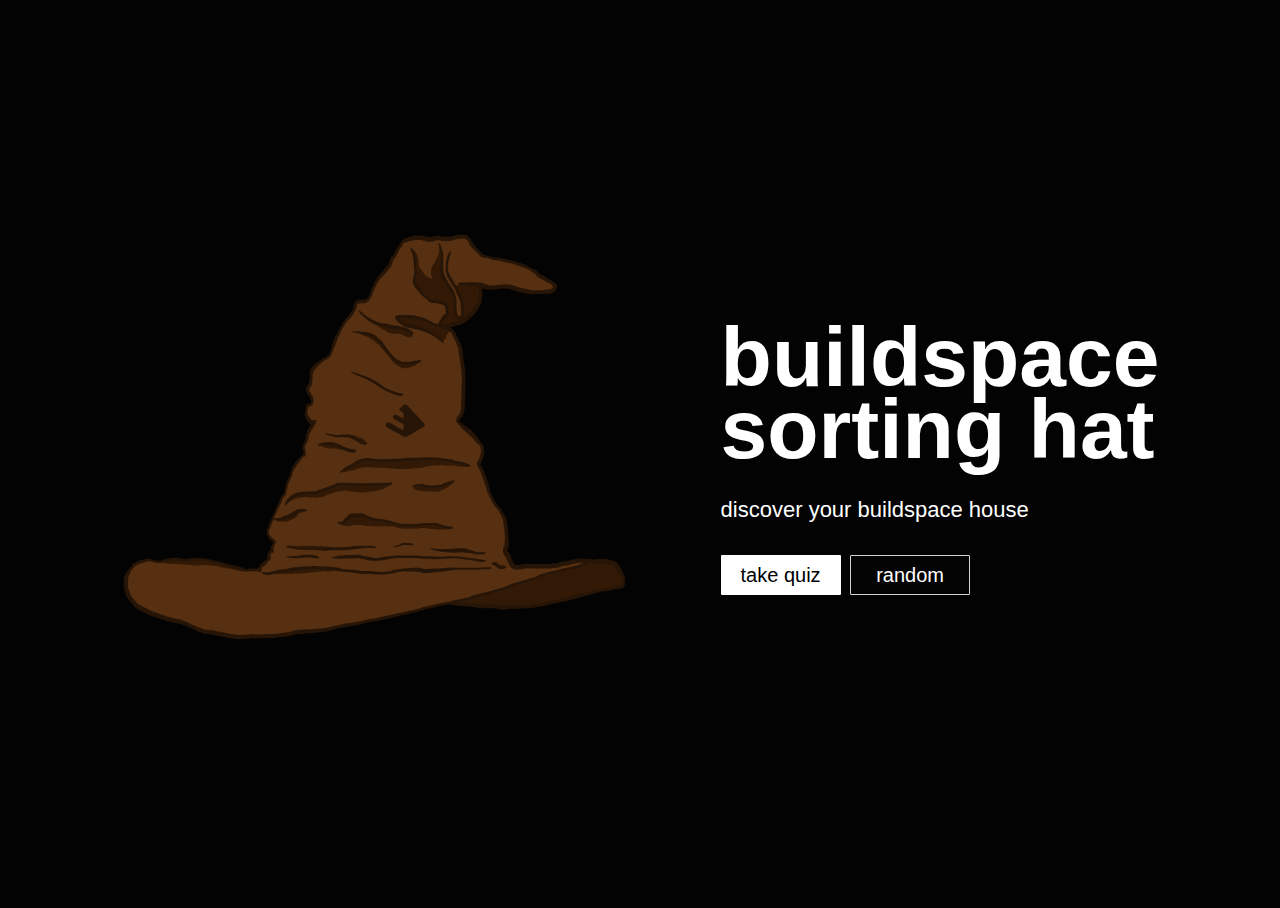
<file: index.html>
<!DOCTYPE html>
<html>

<! -- made with love by adara (twitter @astro_adara) -->

  <head>
    <meta property="og:title" content="buildspace sorting hat">
    <meta property="og:description" content="A Sorting Hat for Buildspace's houses.">
    <meta property="og:image" content="https://buildspacesortinghat.netlify.app/previewimagelarge.png">
    <meta name="twitter:card" content="summary_large_image">
    <meta name="twitter:title" content="buildspace sorting hat">
    <meta name="twitter:description" content="A Sorting Hat for Buildspace's houses.">
    <meta name="twitter:image" content="https://buildspacesortinghat.netlify.app/previewimagelarge.png">
    <meta charset="utf-8">
    <meta name="viewport" content="width=device-width">
    <title>buildspace sorting hat</title>
    <link rel="icon" href="mainicon.PNG" type="image/png">
    <link href="style.css" rel="stylesheet" type="text/css" />
  </head>

  <body>
    <div class="container">

      <div class="sortingHat"><img src="classichat.PNG"></div>

      <div class="text">
        <h1>buildspace<br>sorting hat</h1>
        <h2>discover your <a href="https://buildspace.so/">buildspace</a> house</h2>

        <button onclick="window.location.href = 'quiz.html';" class="start">take quiz</button> <button class="random"
          id="randomButton">random</button>
      </div>

    </div>

    <script>

      let houses = ["gaudmire", "erevald", "alterok", "spectreseek"];
      let house = ""
      const randomButton = document.getElementById('randomButton');

      randomButton.addEventListener("click", function () {

        let randomIndex = Math.floor(Math.random() * 4);
        house = houses[randomIndex];

        if (house === "gaudmire") {
          window.location.href = "gaudmire.html";
        } else if (house === "erevald") {
          window.location.href = "erevald.html";
        } else if (house === "alterok") {
          window.location.href = "alterok.html";
        } else if (house === "spectreseek") {
          window.location.href = "spectreseek.html";
        }
      });

    </script>

  </body>

</html>
</file>
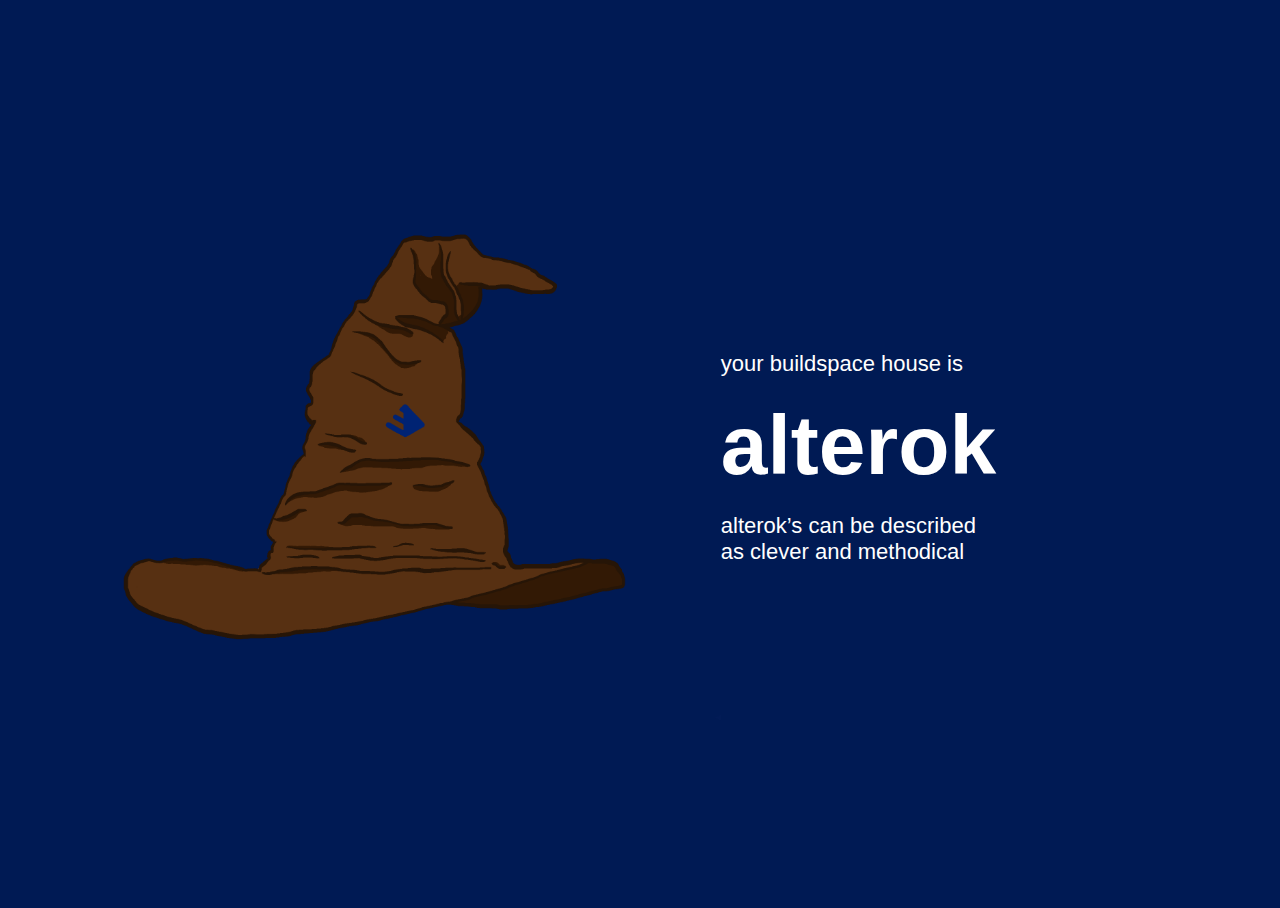
<file: alterok.html>
<!DOCTYPE html>
<html>

<head>
  <meta charset="utf-8">
  <meta name="viewport" content="width=device-width">
  <title>alterok</title>
  <link rel="icon" href="alterokicon.PNG" type="image/png">
  <link href="alterok.css" rel="stylesheet" type="text/css" />
</head>

<body>

  <div class="container">
    <div class="alterokHat"><img src="alterokhat.PNG"></div>

    <div class="text">
      <h2>your buildspace house is</h2>
      <h1>alterok</h1>
      <h2>alterok’s can be described <br>
        as clever and methodical</h2>
    </div>
  </div>

</body>

</html>
</file>
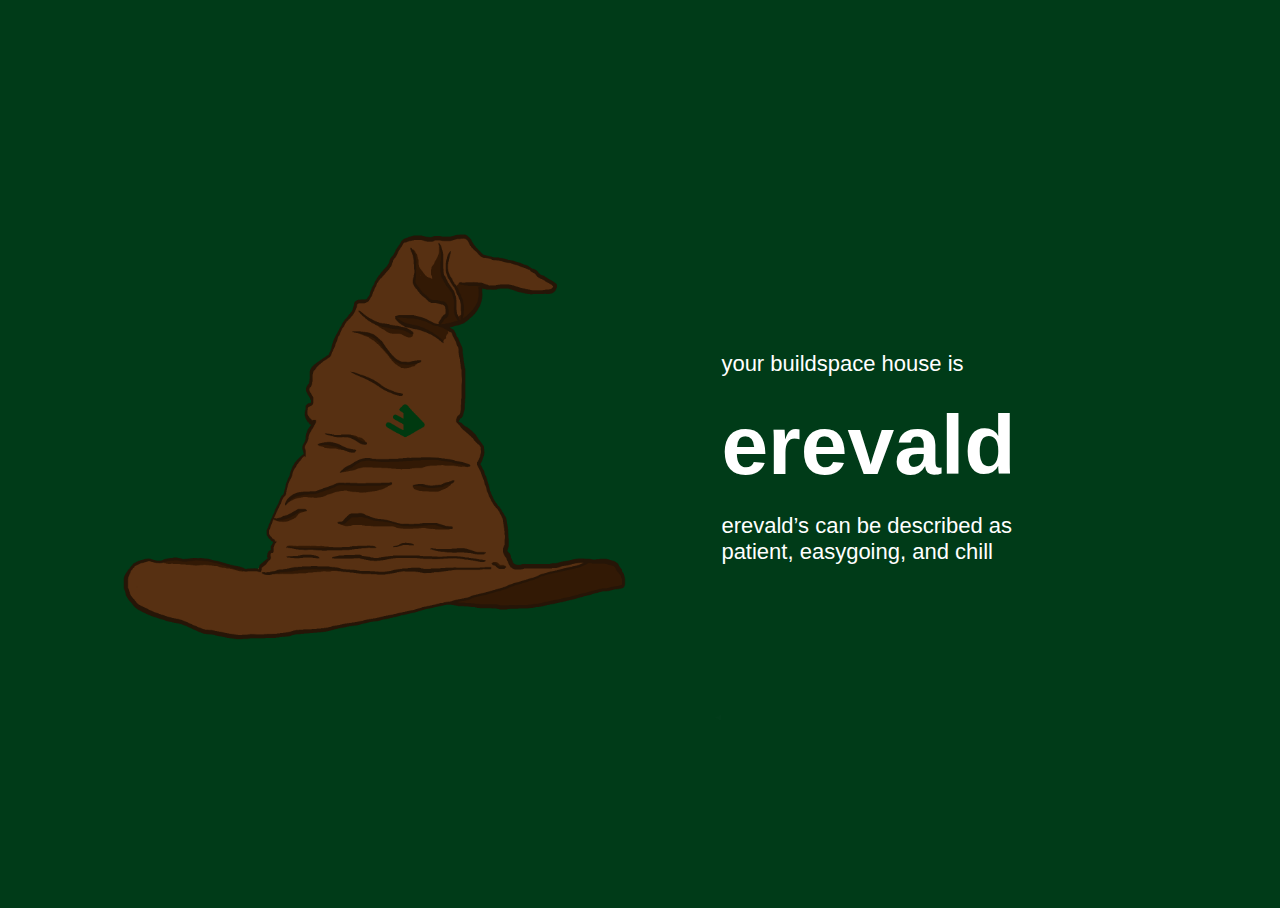
<file: erevald.html>
<!DOCTYPE html>
<html>

<head>
  <meta charset="utf-8">
  <meta name="viewport" content="width=device-width">
  <title>erevald</title>
  <link rel="icon" href="erevaldicon.PNG" type="image/png">
  <link href="erevald.css" rel="stylesheet" type="text/css" />
</head>

<body>

  <div class="container">
    <div class="erevaldHat"><img src="erevaldhat.PNG"></div>

    <div class="text">
      <h2>your buildspace house is</h2>
      <h1>erevald</h1>
      <h2>erevald’s can be described as <br> patient, easygoing, and chill</h2>
    </div>
  </div>

</body>

</html>
</file>
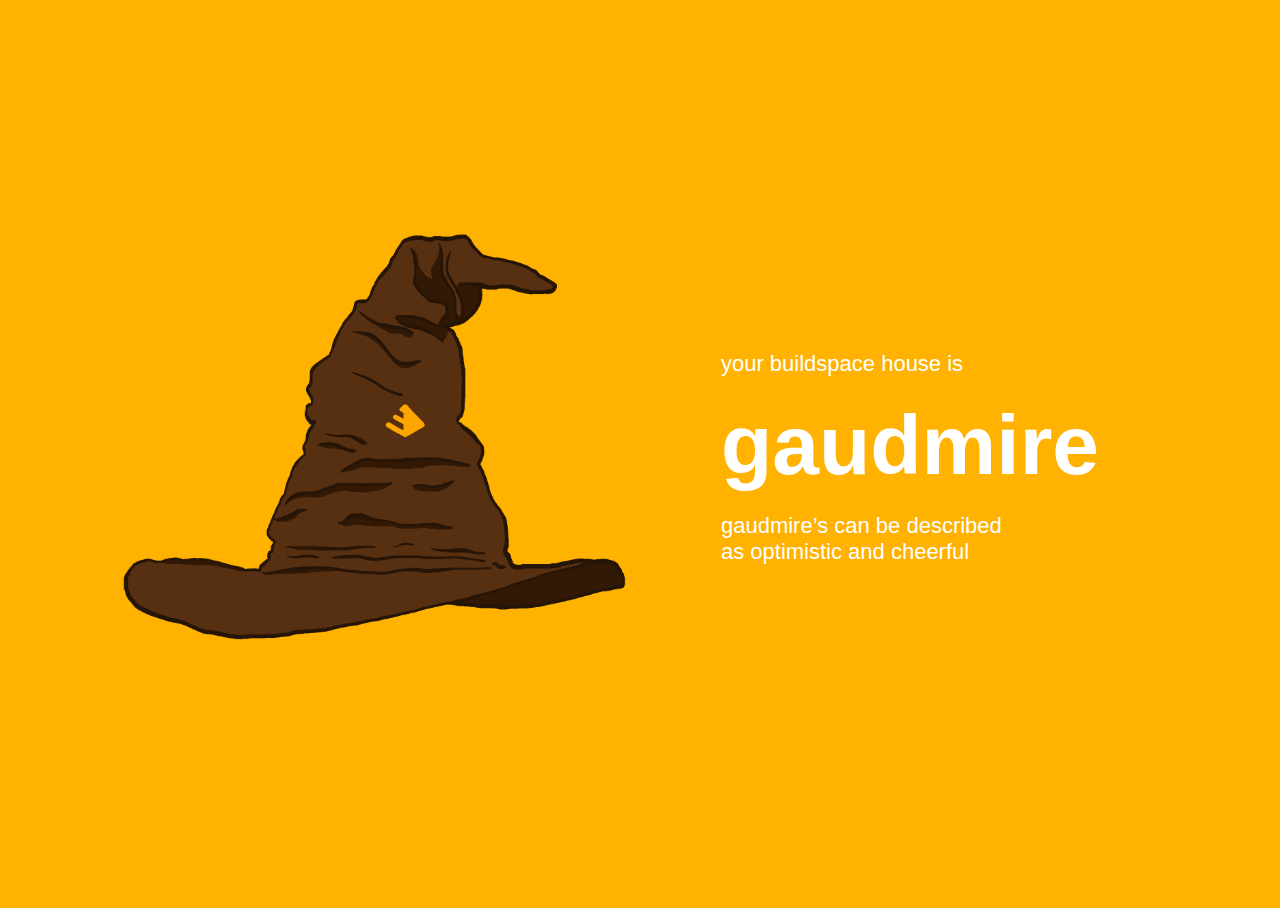
<file: gaudmire.html>
<!DOCTYPE html>
<html>

<head>
  <meta charset="utf-8">
  <meta name="viewport" content="width=device-width">
  <title>gaudmire</title>
  <link rel="icon" href="gaudmireicon.PNG" type="image/png">
  <link href="gaudmire.css" rel="stylesheet" type="text/css" />
</head>

<body>

  <div class="container">
    <div class="gaudmireHat"><img src="gaudmirehat.PNG"></div>

    <div class="text">
      <h2>your buildspace house is</h2>
      <h1>gaudmire</h1>
      <h2>gaudmire’s can be described <br>
        as optimistic and cheerful</h2>
    </div>
  </div>

</body>

</html>
</file>
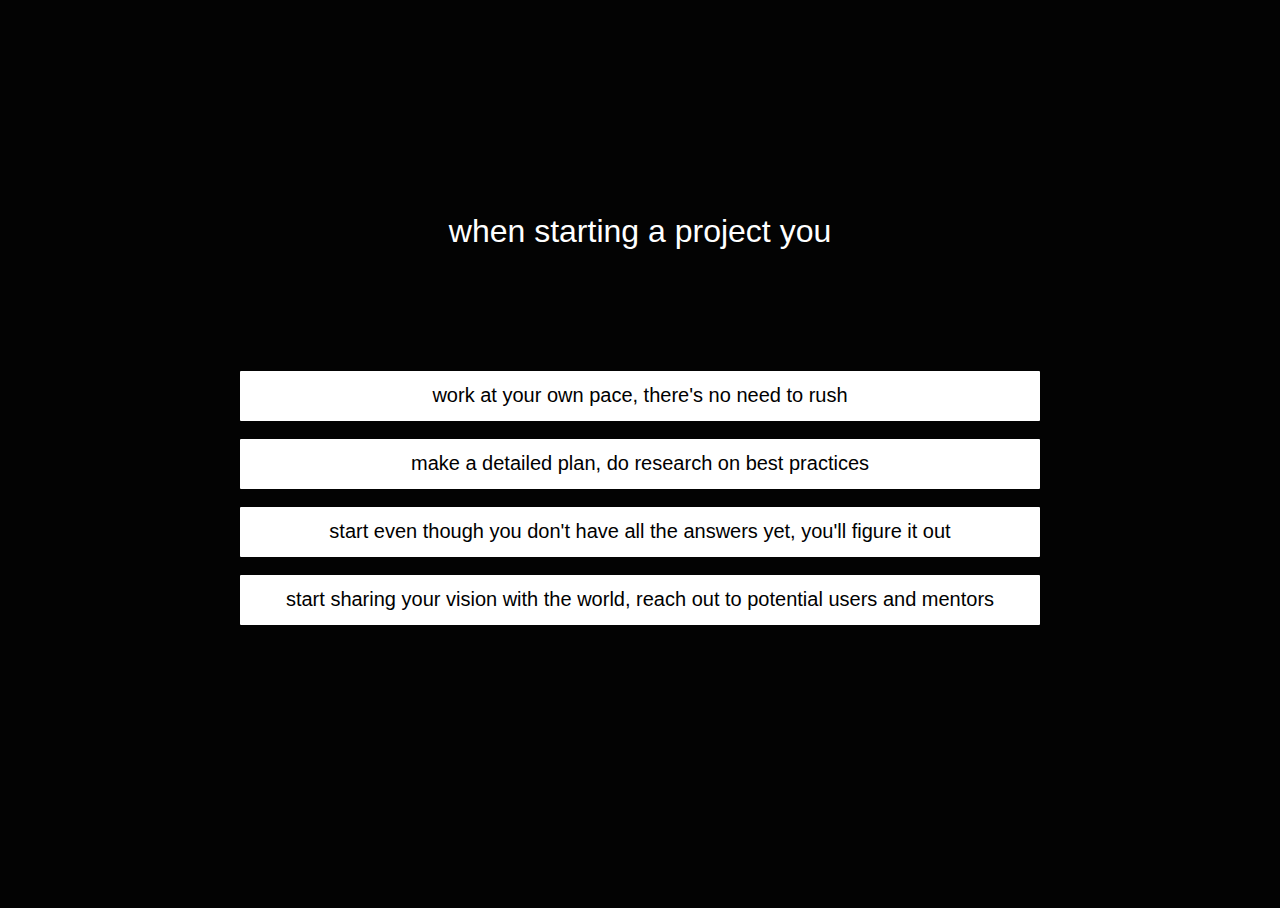
<file: quiz.html>
<!DOCTYPE html>
<html>

<head>
  <meta charset="utf-8">
  <meta name="viewport" content="width=device-width">
  <title>quiz</title>
  <link rel="icon" href="mainicon.PNG" type="image/png">
  <link href="quiz.css" rel="stylesheet" type="text/css" />
</head>

<body>
  <div class="quiz">
    <div class="question">
      <h1 id="quizQuestion">when starting a project you</h1>
    </div>

    <div class="buttons"><button class="quizButton" id="quizButtonOne">work at your own pace, there's no need to
        rush</button><br><br>
      <button class="quizButton" id="quizButtonTwo">make a detailed plan, do research on best practices</button><br><br>
      <button class="quizButton" id="quizButtonThree">start even though you don't have all the answers yet, you'll
        figure it out</button><br><br>
      <button class="quizButton" id="quizButtonFour">start sharing your vision with the world, reach out to potential
        users and mentors</button>
    </div>
  </div>

  <script src="script.js"></script>

</body>

</html>
</file>
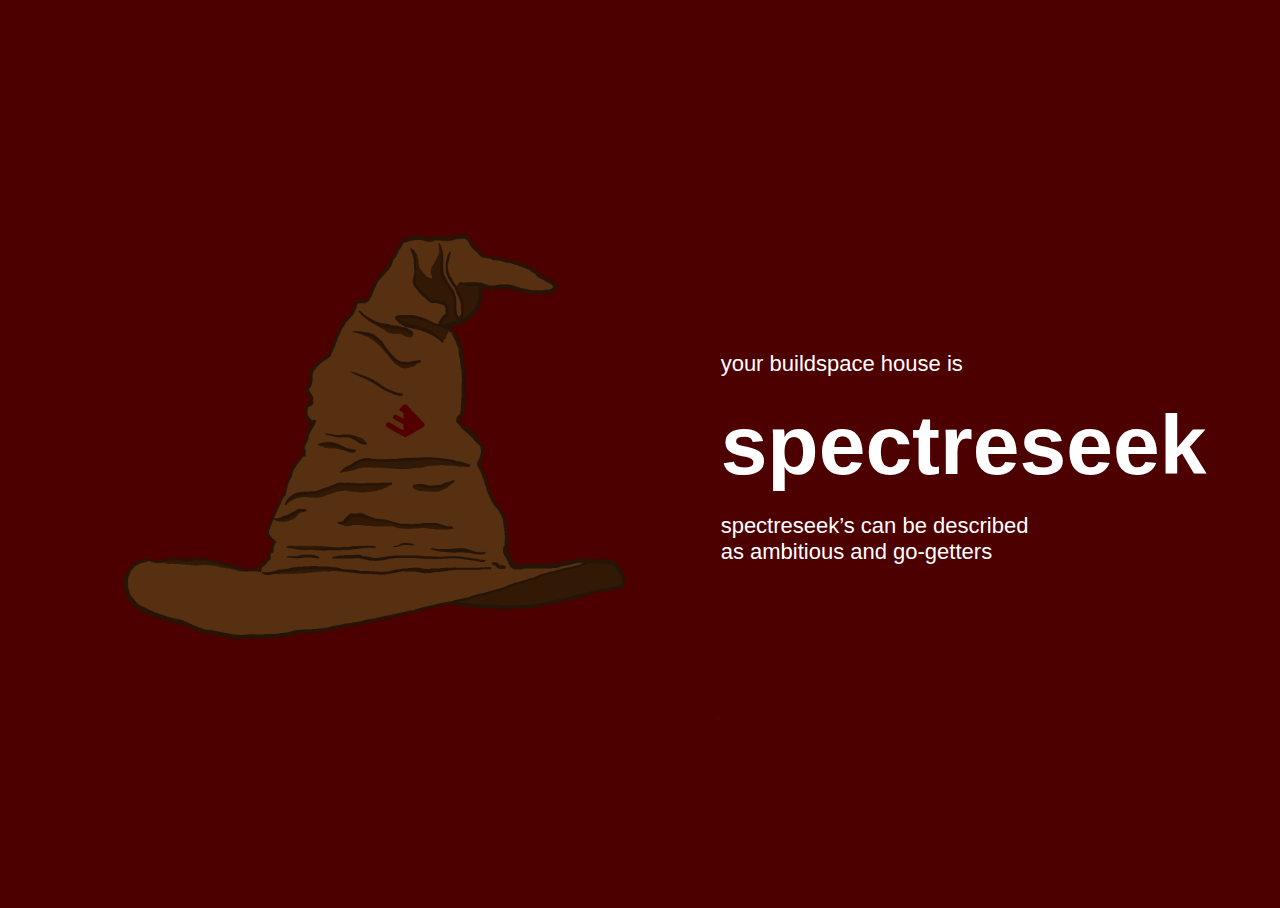
<file: spectreseek.html>
<!DOCTYPE html>
<html>

<head>
  <meta charset="utf-8">
  <meta name="viewport" content="width=device-width">
  <title>spectreseek</title>
  <link rel="icon" href="spectreseekicon.PNG" type="image/png">
  <link href="spectreseek.css" rel="stylesheet" type="text/css" />
</head>

<body>

  <div class="container">
    <div class="spectreseekHat"><img src="spectreseekhat.PNG"></div>

    <div class="text">
      <h2>your buildspace house is</h2>
      <h1>spectreseek</h1>
      <h2>spectreseek’s can be described <br>
        as ambitious and go-getters</h2>
    </div>
  </div>

</body>

</html>
</file>
<file: style.css>
html {
  height: 100%;
  width: 100%;
  background-color: #030303;
  font-family: Inter, sans-serif;
  overflow: hidden;
}

/* layout */
.container {
  height: 100vh;
  display: flex;
  align-items: center;
  justify-content: center;
  margin-right: 100px;
}

.sortingHat {
  margin: 0;
  padding: 0;
}

.text {
  margin: 0;
  padding: 0;
}

/* styling */
h1 {
  font-size: 84px;
  font-weight: 700;
  line-height: 72px;
  color: white;
  margin: 0;
}

h2 {
  font-weight: 500;
  font-size: 22px;
  color: white;
  margin-top: 32px;
  margin-bottom: 32px;
}

a {
  color: white;
  text-decoration: none;
}

img {
  width: 700px;
  height: 700px;
}

.start {
  width: 120px;
  height: 40px;
  border: none;
  border-color: white;
  background-color: white;
  border-radius: 1px;
  margin-right: 5px;
  font-size: 20px;
  font-family: Inter, sans-serif;
  text-align: center;
  font-weight: 500;
  color: black;
}

.random {
  color: white;
  background-color: #030303;
  width: 120px;
  height: 40px;
  border: lightgray solid 1px;
  border-radius: 1px;
  margin: 0px;
  font-size: 20px;
  font-family: Inter, sans-serif;
  text-align: center;
  font-weight: 500;
}

@media (max-width: 1000px) {

  h1 {
    font-size: 48px;
    line-height: 40px;
  }

  h2 {
    font-size: 16px;
    margin-top: 18px;
    margin-bottom: 18px;
  }

  img {
    width: 400px;
    height: 400px;
  }

}

@media (max-width: 700px) {

  .container {
    flex-direction: column;
    align-items: center;
    justify-content: center;
    margin-right: 0;
  }

  .sortingHat {
    margin-top: 200px;
  }

  .text {
    margin-bottom: 300px;
  }

  h1 {
    font-size: 48px;
    line-height: 40px;
  }

  h2 {
    font-size: 18px;
    margin-top: 18px;
    margin-bottom: 18px;
  }

  img {
    width: 350px;
    height: 350px;
  }

  .start {
    font-size: 16px;
  }

  .random {
    font-size: 16px; 
  }

}
</file>
<file: alterok.css>
html {
  height: 100%;
  width: 100%;
  background-color: #001A54;
  font-family: Inter, sans-serif;
  overflow: hidden;
}

/* layout */
.container {
  height: 100vh;
  display: flex;
  align-items: center;
  justify-content: center;
  margin-right: 263px;
}

.alterokHat {
  margin: 0;
  padding: 0;
}

.text {
  margin: 0;
  padding: 0;
}

/* styling */
h1 {
  font-size: 84px;
  font-weight: 700;
  line-height: 72px;
  color: white;
  margin: 0;
}

h2 {
  font-weight: 500;
  font-size: 22px;
  color: white;
  margin-top: 32px;
  margin-bottom: 32px;
}

a {
  color: white;
  text-decoration: none;
}

img {
  width: 700px;
  height: 700px;
}

.start {
  width: 120px;
  height: 40px;
  border: none;
  border-color: white;
  border-radius: 1px;
  margin: 0px;
  font-size: 20px;
  font-family: Inter, sans-serif;
  text-align: center;
  font-weight: 500;
}

.random {
  color: white;
  background-color: #030303;
  width: 120px;
  height: 40px;
  border: lightgray solid 1px;
  border-radius: 1px;
  margin: 0;
  font-size: 20px;
  font-family: Inter, sans-serif;
  text-align: center;
  font-weight: 500;
}

@media (max-width: 1000px) {

  .container {
    margin-right: 0px; 
  }

  h1 {
    font-size: 48px;
    line-height: 40px;
  }

  h2 {
    font-size: 16px;
    margin-top: 18px;
    margin-bottom: 18px;
  }

  img {
    width: 400px;
    height: 400px;
  }

}

@media (max-width: 700px) {

  .container {
    flex-direction: column;
    align-items: center;
    justify-content: center;
    margin-right: 0;
  }

  .alterokHat {
    margin-top: 200px;
  }

  .text {
    margin-bottom: 300px;
  }

  h1 {
    font-size: 48px;
    line-height: 40px;
  }

  h2 {
    font-size: 18px;
    margin-top: 18px;
    margin-bottom: 18px;
  }

  img {
    width: 350px;
    height: 350px;
  }

}
</file>
<file: erevald.css>
html {
  height: 100%;
  width: 100%;
  background-color: #003B18;
  font-family: Inter, sans-serif;
  overflow: hidden;
}

/* layout */
.container {
  height: 100vh;
  display: flex;
  align-items: center;
  justify-content: center;
  margin-right: 243px;
}

.erevaldHat {
  margin: 0;
  padding: 0;
}

.text {
  margin: 0;
  padding: 0;
}

/* styling */
h1 {
  font-size: 84px;
  font-weight: 700;
  line-height: 72px;
  color: white;
  margin: 0;
}

h2 {
  font-weight: 500;
  font-size: 22px;
  color: white;
  margin-top: 32px;
  margin-bottom: 32px;
}

a {
  color: white;
  text-decoration: none;
}

img {
  width: 700px;
  height: 700px;
}

.start {
  width: 120px;
  height: 40px;
  border: none;
  border-color: white;
  border-radius: 1px;
  margin: 0px;
  font-size: 20px;
  font-family: Inter, sans-serif;
  text-align: center;
  font-weight: 500;
}

.random {
  color: white;
  background-color: #030303;
  width: 120px;
  height: 40px;
  border: lightgray solid 1px;
  border-radius: 1px;
  margin: 0;
  font-size: 20px;
  font-family: Inter, sans-serif;
  text-align: center;
  font-weight: 500;
}

@media (max-width: 1000px) {

  .container {
    margin-right: 0px; 
  }

  h1 {
    font-size: 48px;
    line-height: 40px;
  }

  h2 {
    font-size: 16px;
    margin-top: 18px;
    margin-bottom: 18px;
  }

  img {
    width: 400px;
    height: 400px;
  }

}

@media (max-width: 700px) {

  .container {
    flex-direction: column;
    align-items: center;
    justify-content: center;
    margin-right: 0;
  }

  .erevaldHat {
    margin-top: 200px;
  }

  .text {
    margin-bottom: 300px;
  }

  h1 {
    font-size: 48px;
    line-height: 40px;
  }

  h2 {
    font-size: 18px;
    margin-top: 18px;
    margin-bottom: 18px;
  }

  img {
    width: 350px;
    height: 350px;
  }

}
</file>
<file: gaudmire.css>
html {
  height: 100%;
  width: 100%;
  background-color: #FFB200;
  font-family: Inter, sans-serif;
  overflow: hidden;
}

/* layout */
.container {
  height: 100vh;
  display: flex;
  align-items: center;
  justify-content: center;
  margin-right: 160px;
}

.gaudmireHat {
  margin: 0;
  padding: 0;
}

.text {
  margin: 0;
  padding: 0;
}

/* styling */
h1 {
  font-size: 84px;
  font-weight: 700;
  line-height: 72px;
  color: white;
  margin: 0;
}

h2 {
  font-weight: 500;
  font-size: 22px;
  color: white;
  margin-top: 32px;
  margin-bottom: 32px;
}

a {
  color: white;
  text-decoration: none;
}

img {
  width: 700px;
  height: 700px;
}

.start {
  width: 120px;
  height: 40px;
  border: none;
  border-color: white;
  border-radius: 1px;
  margin: 0px;
  font-size: 20px;
  font-family: Inter, sans-serif;
  text-align: center;
  font-weight: 500;
}

.random {
  color: white;
  background-color: #030303;
  width: 120px;
  height: 40px;
  border: lightgray solid 1px;
  border-radius: 1px;
  margin: 0;
  font-size: 20px;
  font-family: Inter, sans-serif;
  text-align: center;
  font-weight: 500;
}

@media (max-width: 1000px) {

  .container {
    margin-right: 0px; 
  }

  h1 {
    font-size: 48px;
    line-height: 40px;
  }

  h2 {
    font-size: 16px;
    margin-top: 18px;
    margin-bottom: 18px;
  }

  img {
    width: 400px;
    height: 400px;
  }

}

@media (max-width: 700px) {

  .container {
    flex-direction: column;
    align-items: center;
    justify-content: center;
    margin-right: 0px;
  }

  .gaudmireHat {
    margin-top: 200px;
  }

  .text {
    margin-bottom: 300px;
  }

  h1 {
    font-size: 48px;
    line-height: 40px;
  }

  h2 {
    font-size: 18px;
    margin-top: 18px;
    margin-bottom: 18px;
  }

  img {
    width: 350px;
    height: 350px;
  }

}
</file>
<file: quiz.css>
html {
  height: 100%;
  width: 100%;
  background-color: #030303;
  font-family: Inter, sans-serif;
  overflow: hidden;
}

.quiz {
  height: 100vh;
  display: flex;
  flex-direction: column;
  justify-content: center;
  align-items: center;
}

.question {
  margin-bottom: 100px;
}

.buttons {
  margin-bottom: 100px;
}

h1 {
  width: 500px;
  font-weight: 500;
  text-align: center;
  font-size: 32px;
  color: white;
}

.quizButton {
  text-align: center;
  border: none;
  color: black; 
  border-color: white;
  background: white;
  border-radius: 1px;
  margin: 0;
  font-size: 20px;
  font-family: Inter, sans-serif;
  font-weight: 500;
  width: 800px;
  height: 50px;
}

@media (max-width: 850px) {

  .question {
    margin-bottom: 30px;
  }

  .buttons {
    margin-bottom: 30px;
  }

  h1 {
    width: 500px;
    font-size: 32px;
  }

  .quizButton {
    font-size: 24px;
    white-space: wrap;
    width: 500px;
    height: 100px;
  }

}

@media (max-width: 500px) {

  .question {
    margin-bottom: 20px;
  }

  .buttons {
    margin-bottom: 20px;
  }

  h1 {
    width: 300px;
    font-size: 24px;
  }

  .quizButton {
    font-size: 16px;
    white-space: wrap;
    width: 300px;
    height: 100px;
  }

}
</file>
<file: spectreseek.css>
html {
  height: 100%;
  width: 100%;
  background-color: #4D0000;
  font-family: Inter, sans-serif;
  overflow: hidden;
}

/* layout */
.container {
  height: 100vh;
  display: flex;
  align-items: center;
  justify-content: center;
  margin-right: 53px;
}

.spectreseekHat {
  margin: 0;
  padding: 0;
}

.text {
  margin: 0;
  padding: 0;
}

/* styling */
h1 {
  font-size: 84px;
  font-weight: 700;
  line-height: 72px;
  color: white;
  margin: 0;
}

h2 {
  font-weight: 500;
  font-size: 22px;
  color: white;
  margin-top: 32px;
  margin-bottom: 32px;
}

a {
  color: white;
  text-decoration: none;
}

img {
  width: 700px;
  height: 700px;
}

.start {
  width: 120px;
  height: 40px;
  border: none;
  border-color: white;
  border-radius: 1px;
  margin: 0px;
  font-size: 20px;
  font-family: Inter, sans-serif;
  text-align: center;
  font-weight: 500;
}

.random {
  color: white;
  background-color: #030303;
  width: 120px;
  height: 40px;
  border: lightgray solid 1px;
  border-radius: 1px;
  margin: 0;
  font-size: 20px;
  font-family: Inter, sans-serif;
  text-align: center;
  font-weight: 500;
}

@media (max-width: 1000px) {

  .container {
    margin-right: 0px;
  }

  h1 {
    font-size: 48px;
    line-height: 40px;
  }

  h2 {
    font-size: 16px;
    margin-top: 18px;
    margin-bottom: 18px;
  }

  img {
    width: 400px;
    height: 400px;
  }

}

@media (max-width: 700px) {

  .container {
    flex-direction: column;
    align-items: center;
    justify-content: center;
    margin-right: 0;
  }

  .spectreseekHat {
    margin-top: 200px;
  }

  .text {
    margin-bottom: 300px;
  }

  h1 {
    font-size: 48px;
    line-height: 40px;
  }

  h2 {
    font-size: 18px;
    margin-top: 18px;
    margin-bottom: 18px;
  }

  img {
    width: 350px;
    height: 350px;
  }

}
</file>
